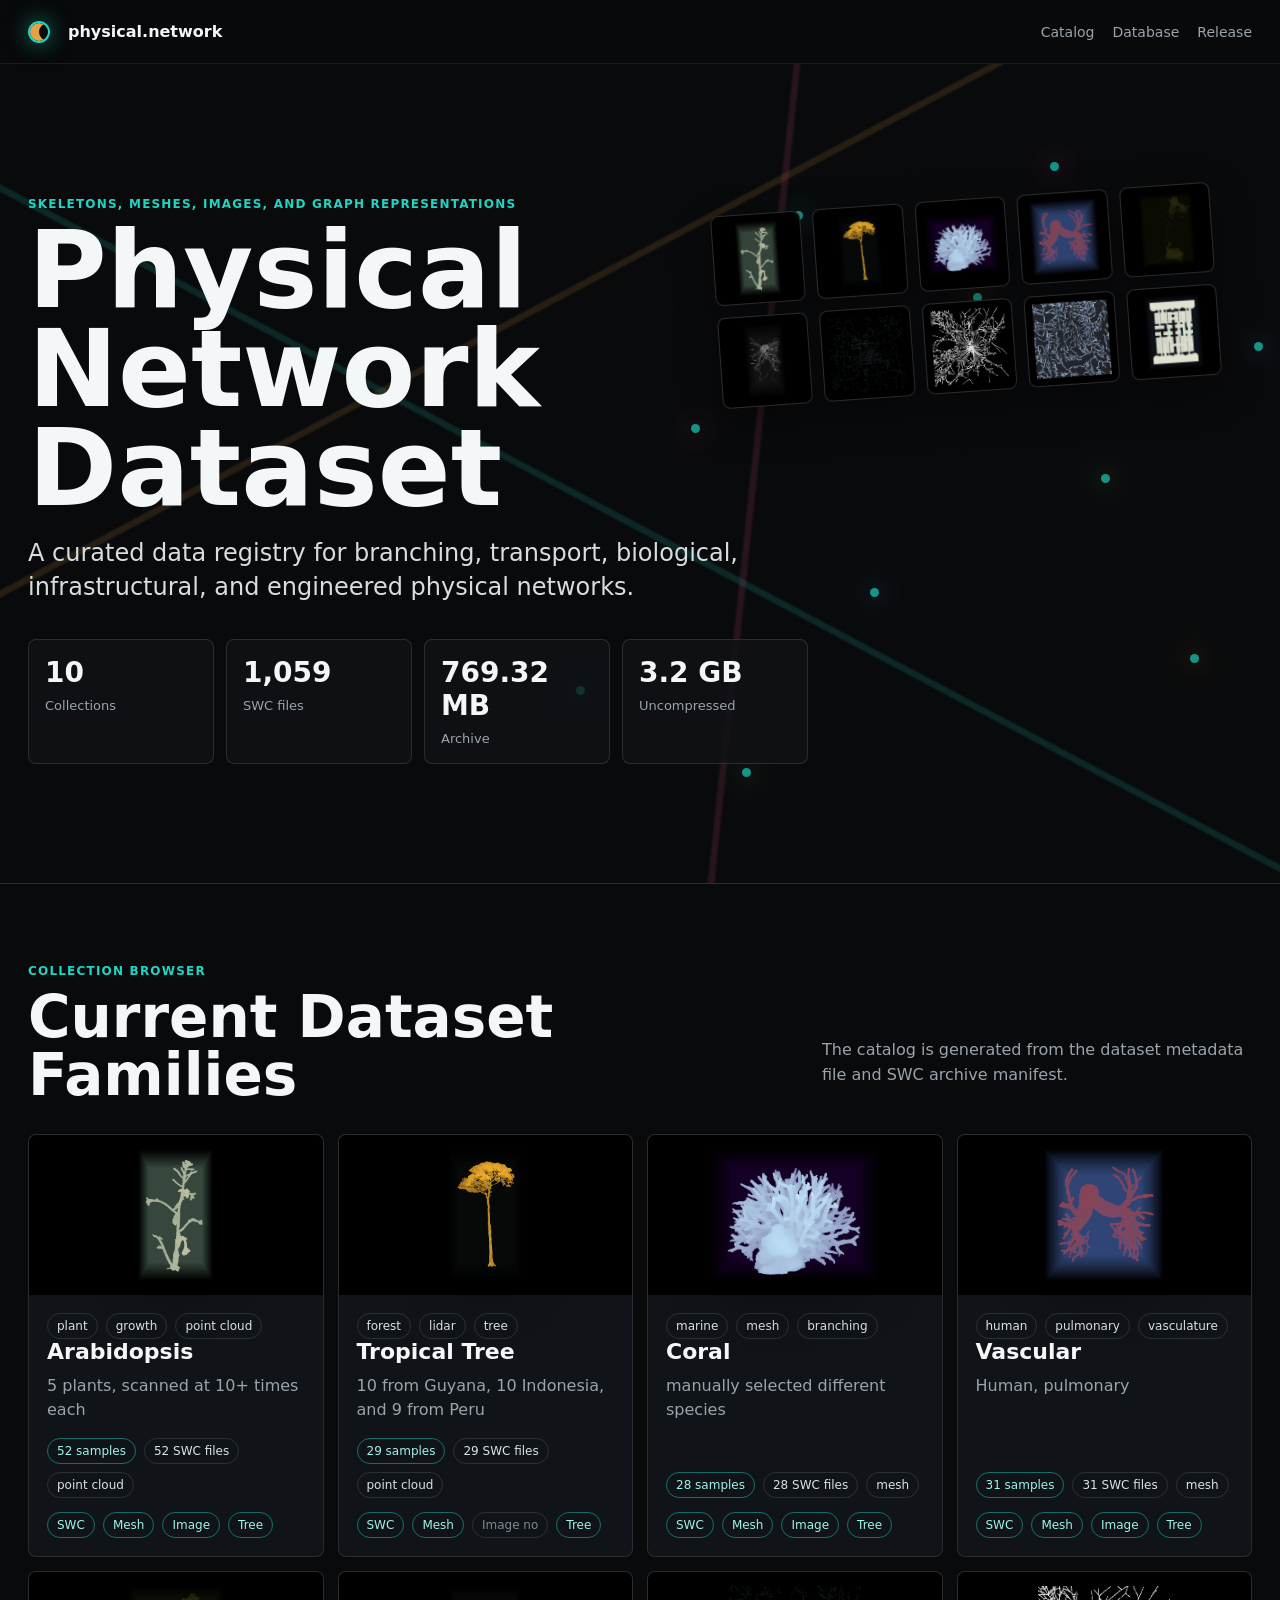
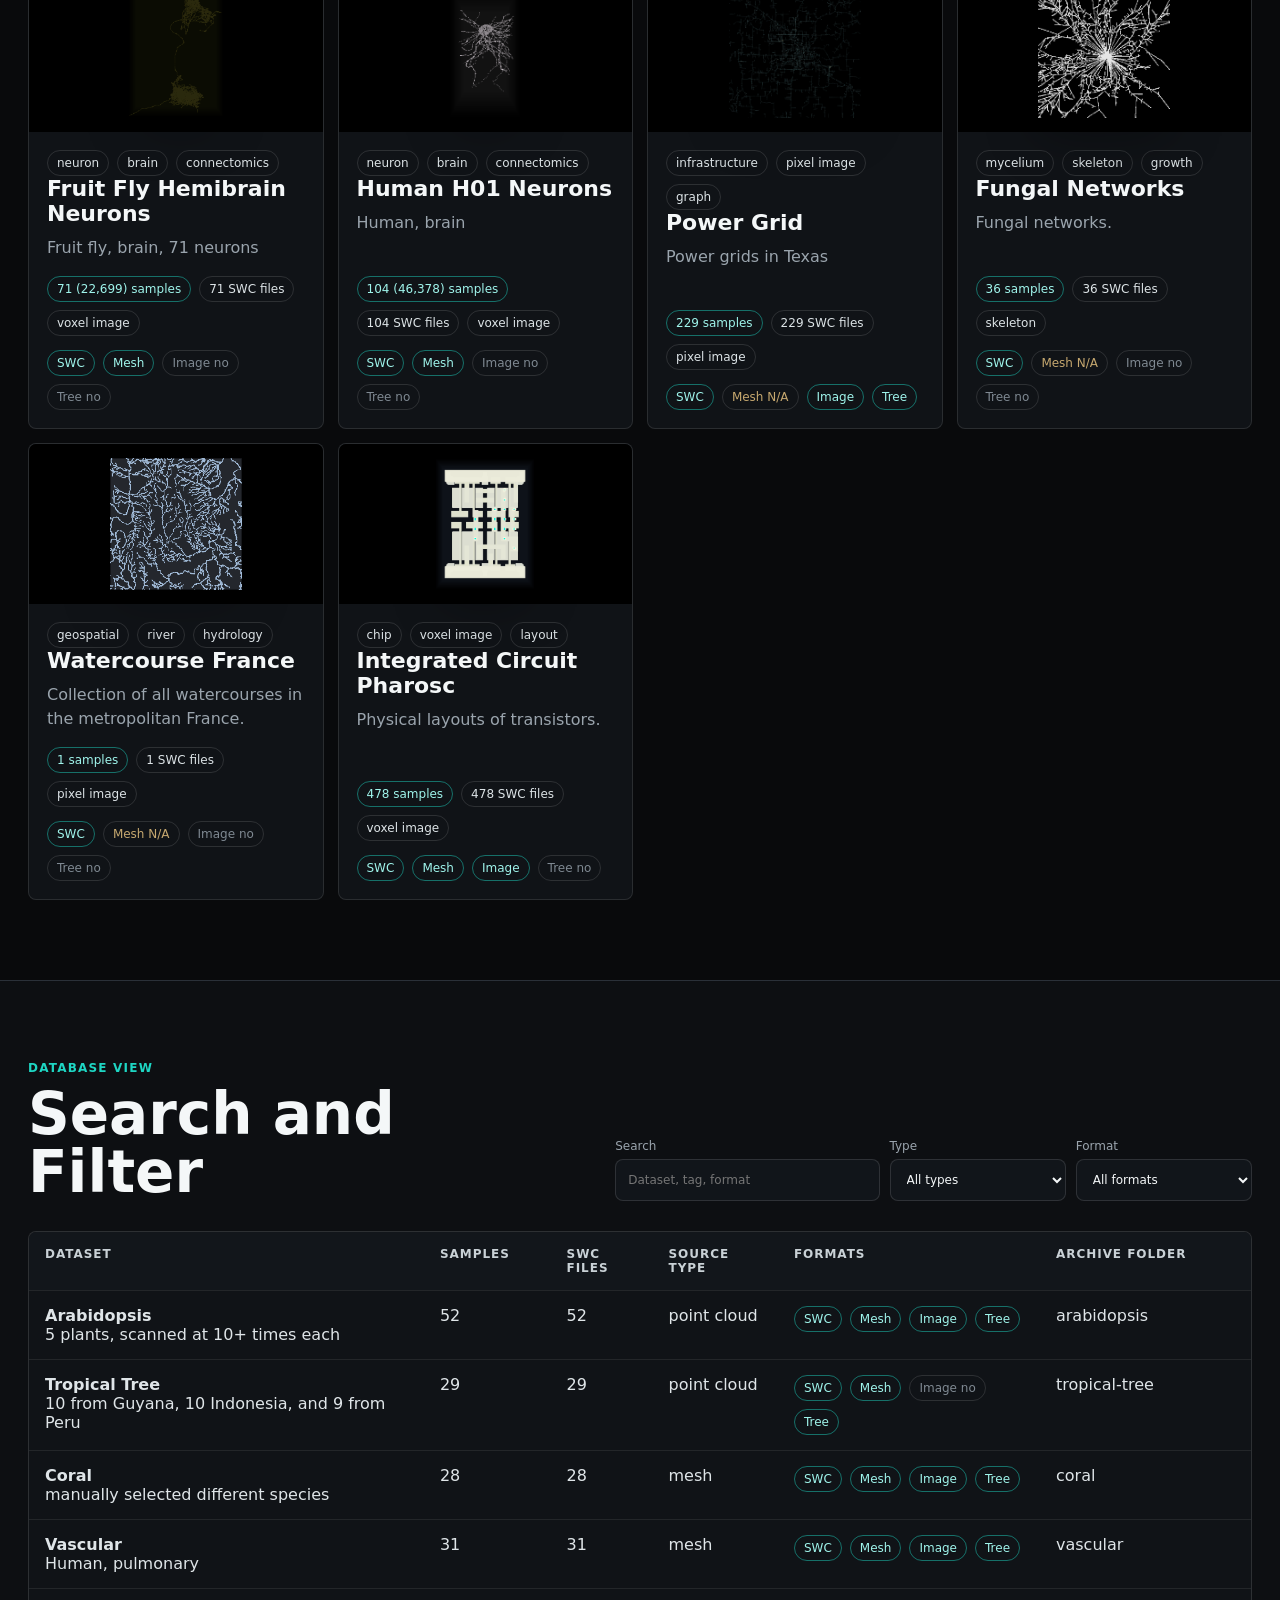
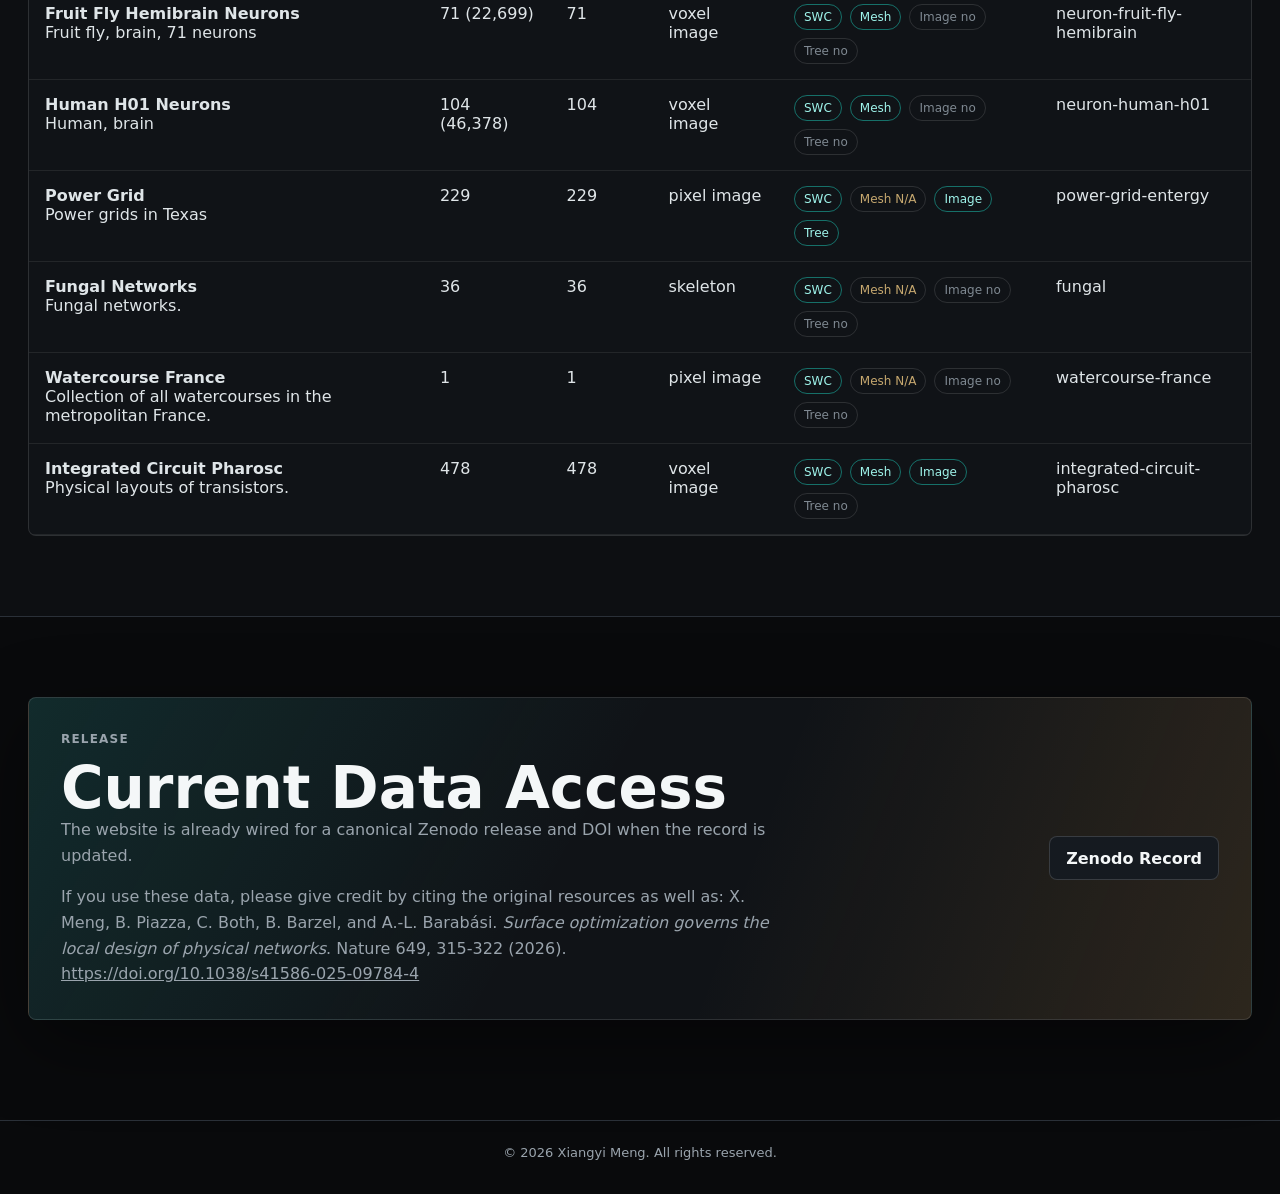
<file: index.html>
<!doctype html>
<html lang="en">
  <head>
    <meta charset="utf-8">
    <meta name="viewport" content="width=device-width, initial-scale=1">
    <meta name="description" content="Physical Network Dataset: skeletons, meshes, images, and graph representations for physical networks.">
    <title>Physical Network Dataset</title>
    <link rel="stylesheet" href="src/styles.css">
  </head>
  <body>
    <header class="site-header">
      <a class="brand" href="#top" aria-label="physical.network home">
        <span class="brand-mark"></span>
        <span>physical.network</span>
      </a>
      <nav aria-label="Primary navigation">
        <a href="#catalog">Catalog</a>
        <a href="#database">Database</a>
        <a href="#release">Release</a>
      </nav>
    </header>

    <main id="top">
      <section class="hero" aria-labelledby="page-title">
        <div class="hero-visual" aria-hidden="true">
          <div class="network-field">
            <span></span><span></span><span></span><span></span><span></span>
            <span></span><span></span><span></span><span></span><span></span>
          </div>
        </div>
        <div id="hero-thumbs" class="hero-thumbs" aria-hidden="true"></div>
        <div class="hero-copy">
          <p class="eyebrow">Skeletons, meshes, images, and graph representations</p>
          <h1 id="page-title">Physical Network Dataset</h1>
          <p class="hero-lede">
            A curated data registry for branching, transport, biological, infrastructural,
            and engineered physical networks.
          </p>
          <div id="hero-stats" class="stats-grid" aria-label="Dataset summary"></div>
        </div>
      </section>

      <section id="catalog" class="section catalog-section" aria-labelledby="catalog-title">
        <div class="section-heading">
          <div>
            <p class="eyebrow">Collection browser</p>
            <h2 id="catalog-title">Current Dataset Families</h2>
          </div>
          <p>The catalog is generated from the dataset metadata file and SWC archive manifest.</p>
        </div>
        <div id="dataset-grid" class="dataset-grid"></div>
      </section>

      <section id="database" class="section database-section" aria-labelledby="database-title">
        <div class="section-heading">
          <div>
            <p class="eyebrow">Database view</p>
            <h2 id="database-title">Search and Filter</h2>
          </div>
          <div class="controls" role="search">
            <label>
              <span>Search</span>
              <input id="search" type="search" placeholder="Dataset, tag, format">
            </label>
            <label>
              <span>Type</span>
              <select id="type-filter">
                <option value="all">All types</option>
              </select>
            </label>
            <label>
              <span>Format</span>
              <select id="format-filter">
                <option value="all">All formats</option>
                <option value="skeletonSwc">SWC skeleton</option>
                <option value="mesh">Mesh</option>
                <option value="pixelVoxelImage">Pixel/voxel image</option>
                <option value="treeGraph">Tree graph</option>
              </select>
            </label>
          </div>
        </div>

        <div class="table-wrap">
          <table>
            <thead>
              <tr>
                <th>Dataset</th>
                <th>Samples</th>
                <th>SWC files</th>
                <th>Source type</th>
                <th>Formats</th>
                <th>Archive folder</th>
              </tr>
            </thead>
            <tbody id="dataset-table"></tbody>
          </table>
        </div>
      </section>

      <section id="release" class="section release-section" aria-labelledby="release-title">
        <div class="release-panel">
          <div>
            <p class="eyebrow">Release</p>
            <h2 id="release-title">Current Data Access</h2>
            <p>
              The website is already wired for a canonical Zenodo release and DOI when the
              record is updated.
            </p>
            <p class="credit-request">
              If you use these data, please give credit by citing the original resources
              as well as: X. Meng, B. Piazza, C. Both, B. Barzel, and A.-L. Barabási.
              <em>Surface optimization governs the local design of physical networks</em>.
              Nature 649, 315-322 (2026).
              <a href="https://doi.org/10.1038/s41586-025-09784-4" rel="noreferrer">https://doi.org/10.1038/s41586-025-09784-4</a>
            </p>
          </div>
          <div class="release-actions">
            <a class="button" href="https://zenodo.org/records/17154400" rel="noreferrer">Zenodo Record</a>
          </div>
        </div>
      </section>
    </main>

    <footer class="site-footer">
      <p>&copy; 2026 Xiangyi Meng. All rights reserved.</p>
    </footer>

    <dialog id="dataset-dialog" class="dataset-dialog">
      <button class="close-button" type="button" aria-label="Close detail panel">x</button>
      <div id="dialog-content"></div>
    </dialog>

    <script src="src/app.js"></script>
  </body>
</html>
</file>
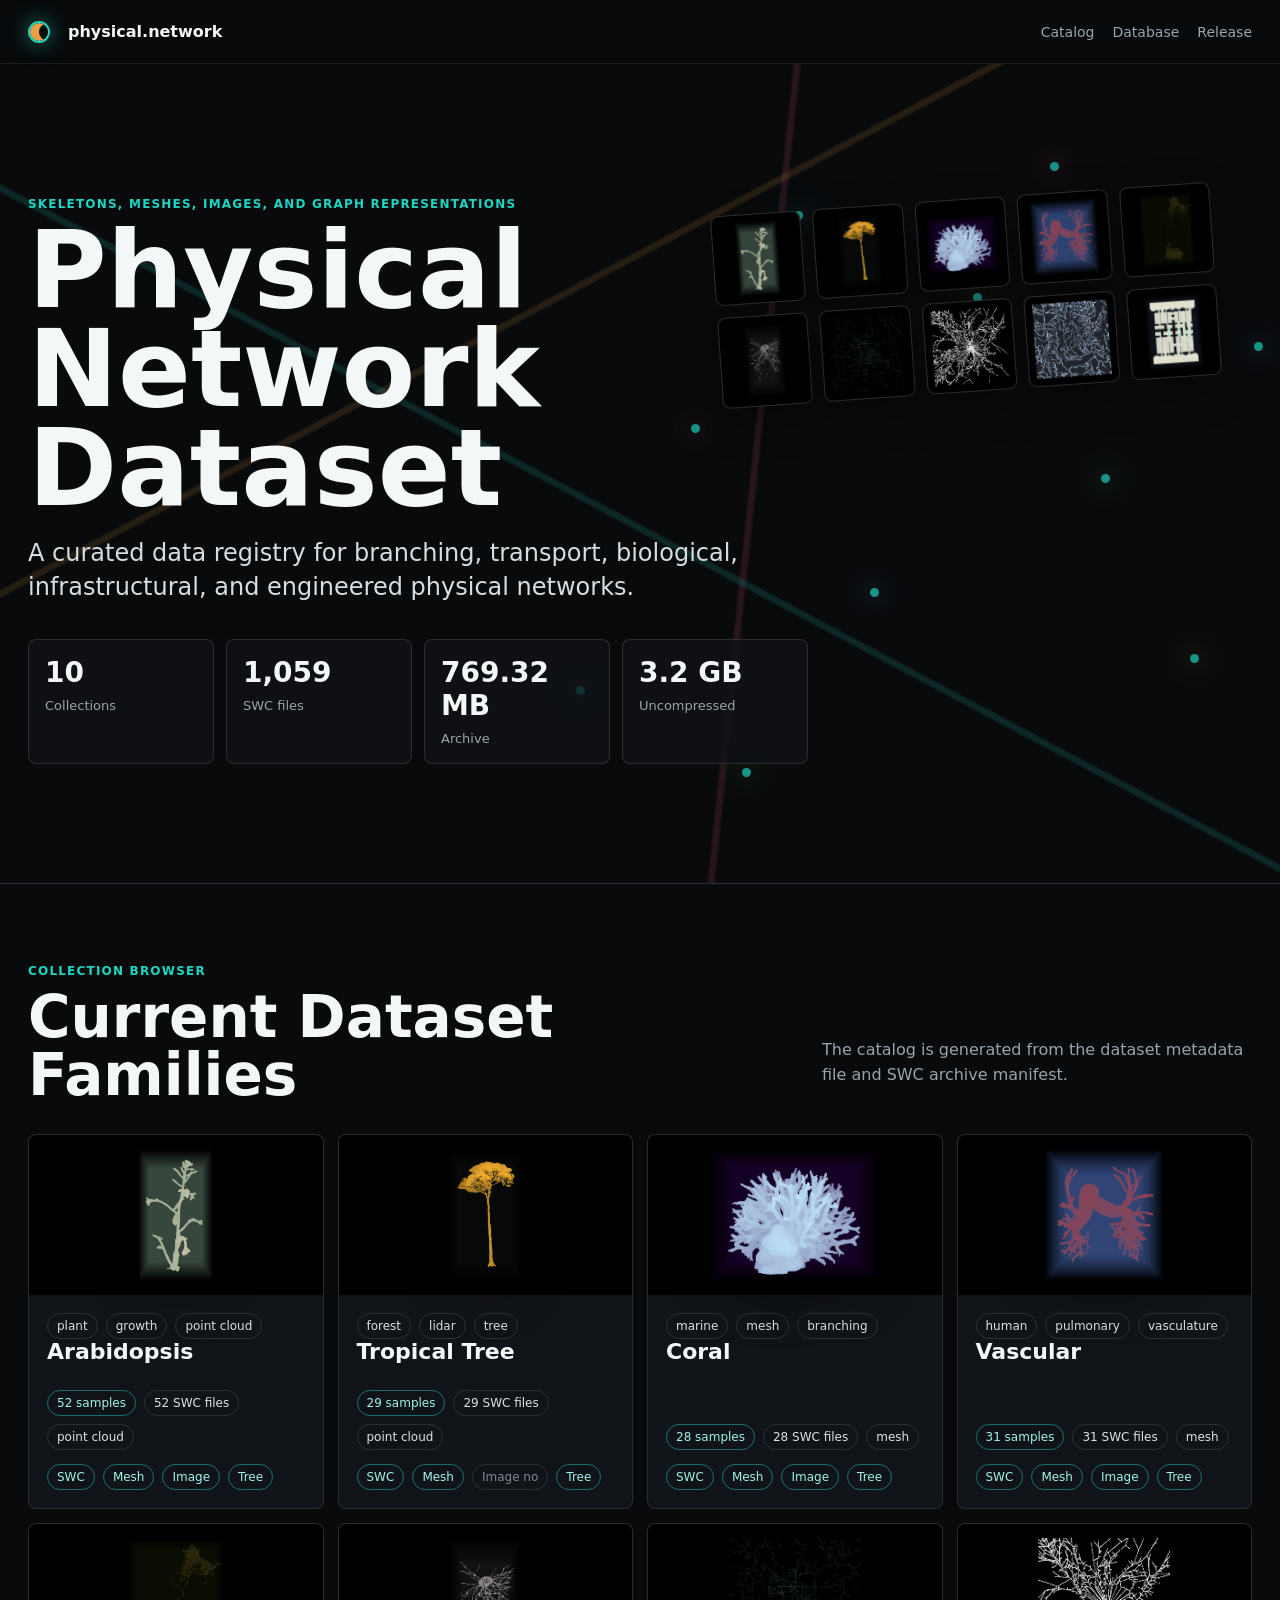
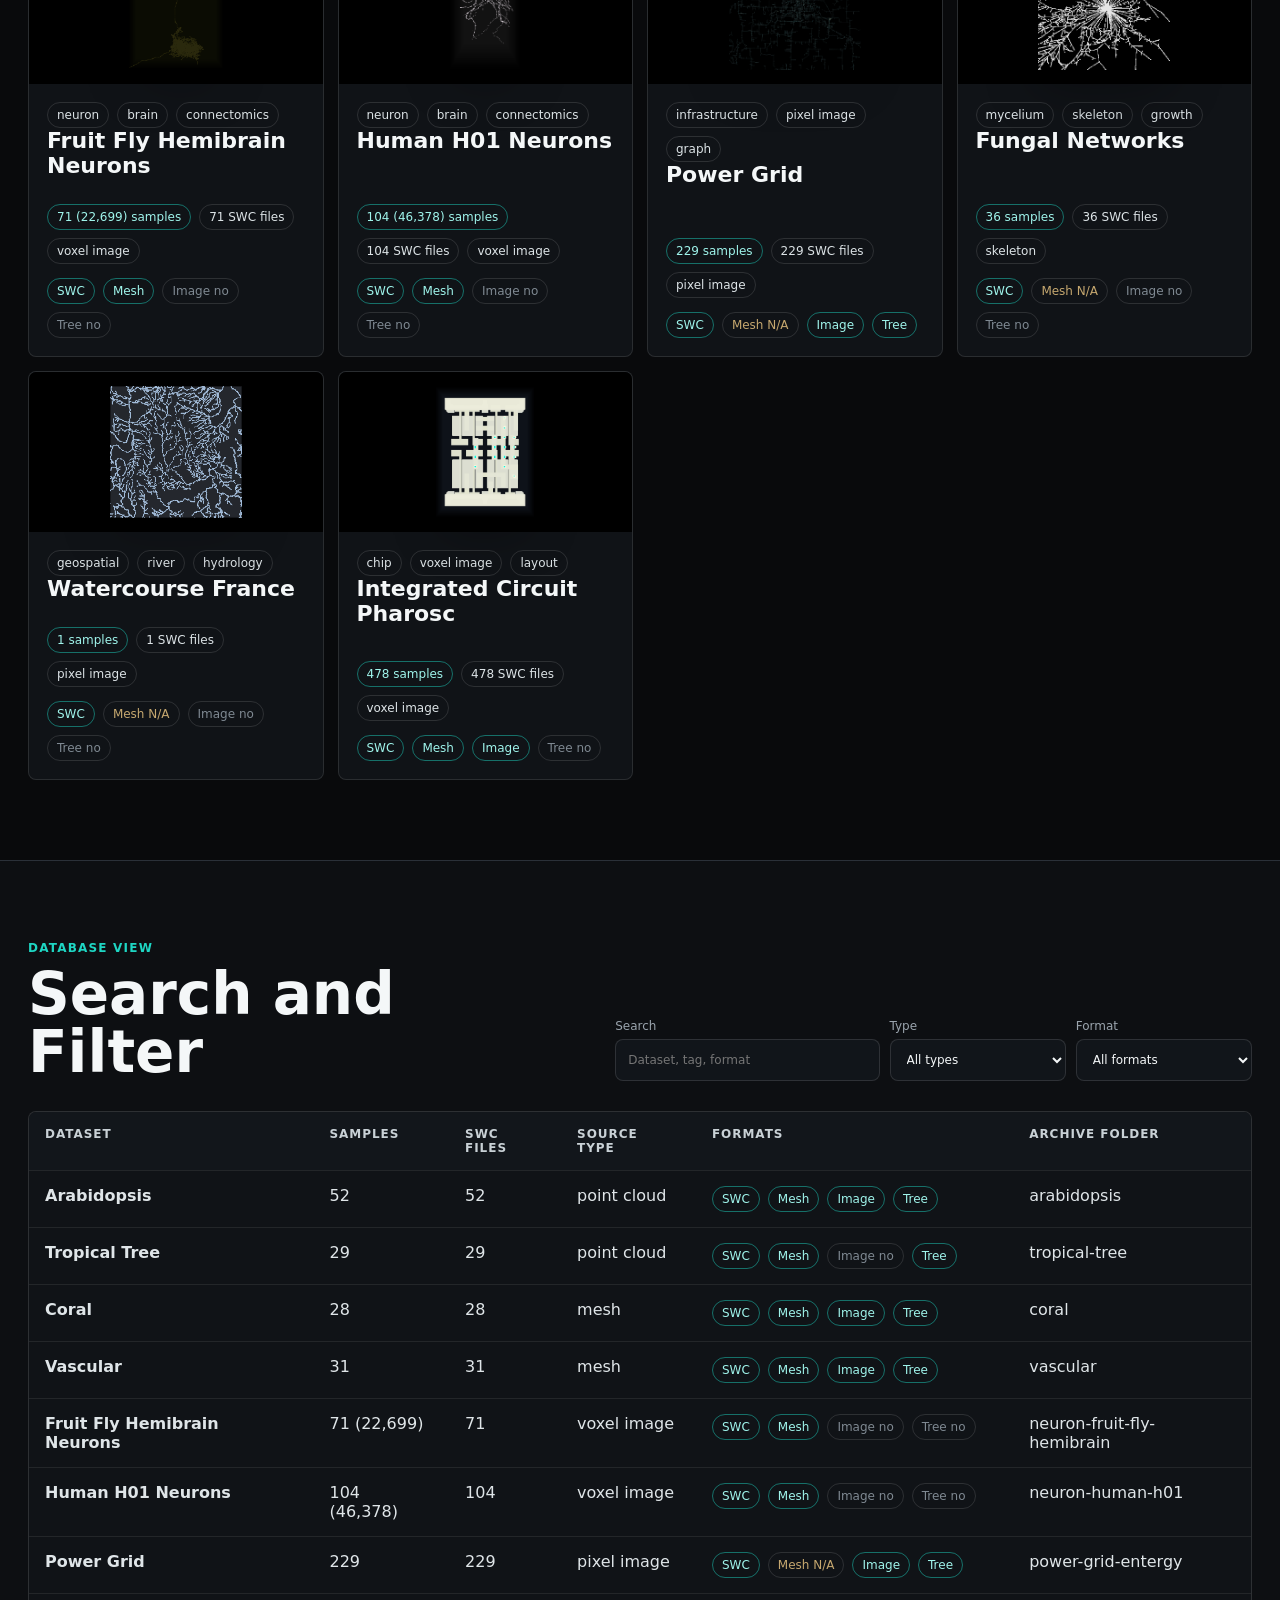
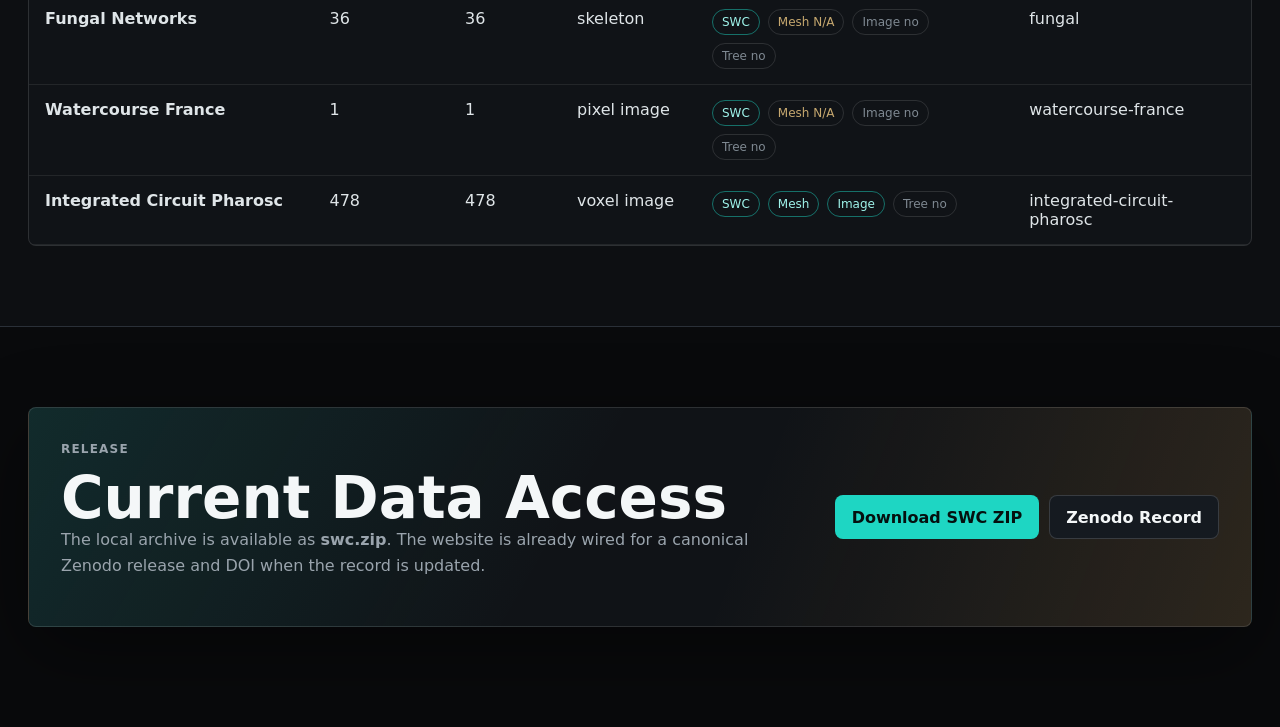
<file: site/index.html>
<!doctype html>
<html lang="en">
  <head>
    <meta charset="utf-8">
    <meta name="viewport" content="width=device-width, initial-scale=1">
    <meta name="description" content="Physical Network Dataset: skeletons, meshes, images, and graph representations for physical networks.">
    <title>Physical Network Dataset</title>
    <link rel="stylesheet" href="src/styles.css">
  </head>
  <body>
    <header class="site-header">
      <a class="brand" href="#top" aria-label="physical.network home">
        <span class="brand-mark"></span>
        <span>physical.network</span>
      </a>
      <nav aria-label="Primary navigation">
        <a href="#catalog">Catalog</a>
        <a href="#database">Database</a>
        <a href="#release">Release</a>
      </nav>
    </header>

    <main id="top">
      <section class="hero" aria-labelledby="page-title">
        <div class="hero-visual" aria-hidden="true">
          <div class="network-field">
            <span></span><span></span><span></span><span></span><span></span>
            <span></span><span></span><span></span><span></span><span></span>
          </div>
        </div>
        <div id="hero-thumbs" class="hero-thumbs" aria-hidden="true"></div>
        <div class="hero-copy">
          <p class="eyebrow">Skeletons, meshes, images, and graph representations</p>
          <h1 id="page-title">Physical Network Dataset</h1>
          <p class="hero-lede">
            A curated data registry for branching, transport, biological, infrastructural,
            and engineered physical networks.
          </p>
          <div id="hero-stats" class="stats-grid" aria-label="Dataset summary"></div>
        </div>
      </section>

      <section id="catalog" class="section catalog-section" aria-labelledby="catalog-title">
        <div class="section-heading">
          <div>
            <p class="eyebrow">Collection browser</p>
            <h2 id="catalog-title">Current Dataset Families</h2>
          </div>
          <p>The catalog is generated from the dataset metadata file and SWC archive manifest.</p>
        </div>
        <div id="dataset-grid" class="dataset-grid"></div>
      </section>

      <section id="database" class="section database-section" aria-labelledby="database-title">
        <div class="section-heading">
          <div>
            <p class="eyebrow">Database view</p>
            <h2 id="database-title">Search and Filter</h2>
          </div>
          <div class="controls" role="search">
            <label>
              <span>Search</span>
              <input id="search" type="search" placeholder="Dataset, tag, format">
            </label>
            <label>
              <span>Type</span>
              <select id="type-filter">
                <option value="all">All types</option>
              </select>
            </label>
            <label>
              <span>Format</span>
              <select id="format-filter">
                <option value="all">All formats</option>
                <option value="skeletonSwc">SWC skeleton</option>
                <option value="mesh">Mesh</option>
                <option value="pixelVoxelImage">Pixel/voxel image</option>
                <option value="treeGraph">Tree graph</option>
              </select>
            </label>
          </div>
        </div>

        <div class="table-wrap">
          <table>
            <thead>
              <tr>
                <th>Dataset</th>
                <th>Samples</th>
                <th>SWC files</th>
                <th>Source type</th>
                <th>Formats</th>
                <th>Archive folder</th>
              </tr>
            </thead>
            <tbody id="dataset-table"></tbody>
          </table>
        </div>
      </section>

      <section id="release" class="section release-section" aria-labelledby="release-title">
        <div class="release-panel">
          <div>
            <p class="eyebrow">Release</p>
            <h2 id="release-title">Current Data Access</h2>
            <p>
              The local archive is available as <strong>swc.zip</strong>. The website is
              already wired for a canonical Zenodo release and DOI when the record is updated.
            </p>
          </div>
          <div class="release-actions">
            <a class="button primary" href="../swc.zip">Download SWC ZIP</a>
            <a class="button" href="https://zenodo.org/records/17154400" rel="noreferrer">Zenodo Record</a>
          </div>
        </div>
      </section>
    </main>

    <dialog id="dataset-dialog" class="dataset-dialog">
      <button class="close-button" type="button" aria-label="Close detail panel">x</button>
      <div id="dialog-content"></div>
    </dialog>

    <script src="src/app.js"></script>
  </body>
</html>
</file>
<file: src/styles.css>
:root {
  color-scheme: dark;
  --bg: #090a0c;
  --surface: #101317;
  --surface-2: #171b20;
  --line: #2a3038;
  --muted: #9aa4ad;
  --text: #f4f7f8;
  --teal: #1ed6c3;
  --orange: #ffb14a;
  --pink: #ff5d8f;
  --green: #87dc73;
  --blue: #68a9ff;
  --shadow: 0 24px 80px rgba(0, 0, 0, 0.45);
}

* {
  box-sizing: border-box;
}

html {
  scroll-behavior: smooth;
}

body {
  margin: 0;
  background: var(--bg);
  color: var(--text);
  font-family: Inter, ui-sans-serif, system-ui, -apple-system, BlinkMacSystemFont, "Segoe UI", sans-serif;
}

a {
  color: inherit;
}

.site-header {
  position: sticky;
  top: 0;
  z-index: 20;
  display: flex;
  align-items: center;
  justify-content: space-between;
  min-height: 64px;
  padding: 0 28px;
  border-bottom: 1px solid rgba(255, 255, 255, 0.08);
  background: rgba(9, 10, 12, 0.82);
  backdrop-filter: blur(18px);
}

.brand,
nav {
  display: flex;
  align-items: center;
  gap: 18px;
}

.brand {
  text-decoration: none;
  font-weight: 700;
  letter-spacing: 0;
}

.brand-mark {
  width: 22px;
  height: 22px;
  border: 2px solid var(--teal);
  border-radius: 50%;
  box-shadow: inset 9px 0 0 rgba(255, 177, 74, 0.9), 0 0 22px rgba(30, 214, 195, 0.55);
}

nav a {
  color: var(--muted);
  font-size: 14px;
  text-decoration: none;
}

nav a:hover,
nav a:focus-visible {
  color: var(--text);
}

.hero {
  position: relative;
  min-height: min(820px, calc(100vh - 64px));
  display: grid;
  align-items: center;
  padding: 70px 28px 56px;
  overflow: hidden;
  border-bottom: 1px solid var(--line);
}

.hero::after {
  content: "";
  position: absolute;
  inset: 0;
  z-index: 1;
  background:
    linear-gradient(90deg, rgba(9, 10, 12, 0.95) 0%, rgba(9, 10, 12, 0.72) 45%, rgba(9, 10, 12, 0.34) 100%),
    linear-gradient(0deg, var(--bg) 0%, rgba(9, 10, 12, 0.2) 42%, rgba(9, 10, 12, 0.88) 100%);
  pointer-events: none;
}

.hero-copy {
  position: relative;
  z-index: 3;
  width: min(980px, 100%);
}

.eyebrow {
  margin: 0 0 10px;
  color: var(--teal);
  font-size: 12px;
  font-weight: 800;
  letter-spacing: 0.1em;
  text-transform: uppercase;
}

h1,
h2,
h3,
p {
  margin-top: 0;
}

h1 {
  max-width: 900px;
  margin-bottom: 18px;
  font-size: clamp(54px, 8.4vw, 112px);
  line-height: 0.92;
  letter-spacing: 0;
}

h2 {
  margin-bottom: 0;
  font-size: clamp(30px, 5vw, 58px);
  line-height: 1;
  letter-spacing: 0;
}

h3 {
  margin-bottom: 10px;
  font-size: 22px;
  letter-spacing: 0;
}

.hero-lede {
  max-width: 720px;
  color: #d7dde0;
  font-size: clamp(18px, 2vw, 24px);
  line-height: 1.45;
}

.hero-visual {
  position: absolute;
  inset: 0;
  z-index: 2;
}

.network-field {
  position: absolute;
  inset: 0;
  opacity: 0.68;
  background:
    linear-gradient(28deg, transparent 0 46%, rgba(30, 214, 195, 0.22) 46.2% 46.5%, transparent 46.7%),
    linear-gradient(152deg, transparent 0 35%, rgba(255, 177, 74, 0.18) 35.2% 35.5%, transparent 35.7%),
    linear-gradient(96deg, transparent 0 58%, rgba(255, 93, 143, 0.18) 58.2% 58.5%, transparent 58.7%);
}

.network-field span {
  position: absolute;
  width: 9px;
  height: 9px;
  border-radius: 50%;
  background: var(--teal);
  box-shadow: 0 0 28px currentColor;
}

.network-field span:nth-child(1) { left: 62%; top: 18%; color: var(--teal); }
.network-field span:nth-child(2) { left: 76%; top: 28%; color: var(--orange); }
.network-field span:nth-child(3) { left: 54%; top: 44%; color: var(--pink); }
.network-field span:nth-child(4) { left: 86%; top: 50%; color: var(--green); }
.network-field span:nth-child(5) { left: 68%; top: 64%; color: var(--blue); }
.network-field span:nth-child(6) { left: 93%; top: 72%; color: var(--orange); }
.network-field span:nth-child(7) { left: 45%; top: 76%; color: var(--teal); }
.network-field span:nth-child(8) { left: 82%; top: 12%; color: var(--pink); }
.network-field span:nth-child(9) { left: 58%; top: 86%; color: var(--green); }
.network-field span:nth-child(10) { left: 98%; top: 34%; color: var(--blue); }

.hero-thumbs {
  position: absolute;
  z-index: 2;
  right: 5vw;
  top: 15vh;
  width: min(500px, 40vw);
  display: grid;
  grid-template-columns: repeat(5, minmax(54px, 1fr));
  gap: 12px;
  transform: rotate(-4deg);
  opacity: 0.96;
}

.hero-thumbs img {
  width: 100%;
  aspect-ratio: 1;
  object-fit: contain;
  padding: 7px;
  border: 1px solid rgba(255, 255, 255, 0.18);
  border-radius: 8px;
  background: #000;
  filter: drop-shadow(0 14px 22px rgba(0, 0, 0, 0.35));
}

.stats-grid {
  display: grid;
  grid-template-columns: repeat(4, minmax(120px, 1fr));
  gap: 12px;
  width: min(780px, 100%);
  margin-top: 34px;
}

.stat {
  min-height: 96px;
  padding: 16px;
  border: 1px solid rgba(255, 255, 255, 0.12);
  border-radius: 8px;
  background: rgba(16, 19, 23, 0.76);
}

.stat strong {
  display: block;
  margin-bottom: 6px;
  font-size: 28px;
}

.stat span {
  color: var(--muted);
  font-size: 13px;
}

.section {
  padding: 80px 28px;
}

.section-heading {
  display: flex;
  align-items: end;
  justify-content: space-between;
  gap: 28px;
  width: min(1280px, 100%);
  margin: 0 auto 30px;
}

.section-heading > p {
  max-width: 430px;
  color: var(--muted);
  line-height: 1.6;
}

.dataset-grid {
  width: min(1280px, 100%);
  margin: 0 auto;
  display: grid;
  grid-template-columns: repeat(auto-fit, minmax(260px, 1fr));
  gap: 14px;
}

.dataset-card {
  position: relative;
  min-height: 360px;
  display: grid;
  grid-template-rows: 160px 1fr;
  overflow: hidden;
  border: 1px solid rgba(255, 255, 255, 0.11);
  border-radius: 8px;
  background: var(--surface);
  box-shadow: none;
  cursor: pointer;
}

.dataset-card:hover {
  border-color: rgba(30, 214, 195, 0.6);
  transform: translateY(-2px);
  transition: 160ms ease;
}

.card-media {
  display: grid;
  place-items: center;
  background: #000;
}

.card-media img {
  max-width: 80%;
  max-height: 132px;
  object-fit: contain;
  filter: drop-shadow(0 18px 26px rgba(0, 0, 0, 0.44));
}

.card-body {
  display: flex;
  flex-direction: column;
  padding: 18px;
}

.card-body p {
  color: var(--muted);
  line-height: 1.5;
}

.card-meta,
.format-list,
.tags {
  display: flex;
  flex-wrap: wrap;
  gap: 8px;
}

.card-meta {
  margin: auto 0 14px;
}

.pill {
  display: inline-flex;
  align-items: center;
  min-height: 26px;
  padding: 4px 9px;
  border: 1px solid rgba(255, 255, 255, 0.12);
  border-radius: 999px;
  color: #dce3e6;
  font-size: 12px;
  white-space: nowrap;
}

.pill.yes { border-color: rgba(30, 214, 195, 0.48); color: #9ff4eb; }
.pill.no { color: #7f8992; }
.pill.na { color: #c6a86f; }

.database-section {
  background: #0d0f12;
  border-top: 1px solid var(--line);
  border-bottom: 1px solid var(--line);
}

.controls {
  display: grid;
  grid-template-columns: minmax(220px, 1.5fr) minmax(140px, 1fr) minmax(160px, 1fr);
  gap: 10px;
  width: min(640px, 100%);
}

label {
  display: grid;
  gap: 6px;
  color: var(--muted);
  font-size: 12px;
}

input,
select {
  width: 100%;
  min-height: 42px;
  border: 1px solid rgba(255, 255, 255, 0.12);
  border-radius: 8px;
  background: #11151a;
  color: var(--text);
  font: inherit;
  padding: 0 12px;
}

input:focus,
select:focus,
button:focus-visible,
a:focus-visible {
  outline: 2px solid var(--teal);
  outline-offset: 2px;
}

.table-wrap {
  width: min(1280px, 100%);
  margin: 0 auto;
  overflow: auto;
  border: 1px solid rgba(255, 255, 255, 0.12);
  border-radius: 8px;
  background: var(--surface);
}

table {
  width: 100%;
  border-collapse: collapse;
  min-width: 860px;
}

th,
td {
  padding: 15px 16px;
  border-bottom: 1px solid rgba(255, 255, 255, 0.08);
  text-align: left;
  vertical-align: top;
}

th {
  position: sticky;
  top: 0;
  z-index: 1;
  background: #12161b;
  color: #c9d1d6;
  font-size: 12px;
  text-transform: uppercase;
  letter-spacing: 0.08em;
}

td {
  color: #dfe5e8;
}

tbody tr {
  cursor: pointer;
}

tbody tr:hover {
  background: rgba(30, 214, 195, 0.06);
}

.release-section {
  padding-bottom: 100px;
}

.release-panel {
  width: min(1280px, 100%);
  margin: 0 auto;
  display: flex;
  align-items: center;
  justify-content: space-between;
  gap: 28px;
  padding: 32px;
  border: 1px solid rgba(255, 255, 255, 0.12);
  border-radius: 8px;
  background:
    linear-gradient(120deg, rgba(30, 214, 195, 0.12), transparent 45%),
    linear-gradient(290deg, rgba(255, 177, 74, 0.12), transparent 42%),
    var(--surface);
  box-shadow: var(--shadow);
}

.release-panel p {
  max-width: 720px;
  color: var(--muted);
  line-height: 1.6;
}

.credit-request {
  margin-bottom: 0;
  color: #d7dde0;
}

.release-actions {
  display: flex;
  flex-wrap: wrap;
  gap: 10px;
}

.button,
button {
  min-height: 44px;
  display: inline-flex;
  align-items: center;
  justify-content: center;
  padding: 0 16px;
  border: 1px solid rgba(255, 255, 255, 0.15);
  border-radius: 8px;
  background: #151a20;
  color: var(--text);
  font: inherit;
  font-weight: 700;
  text-decoration: none;
  cursor: pointer;
}

.button.primary {
  border-color: rgba(30, 214, 195, 0.7);
  background: var(--teal);
  color: #05100f;
}

.site-footer {
  padding: 24px 28px 34px;
  border-top: 1px solid var(--line);
  color: var(--muted);
  font-size: 13px;
  text-align: center;
}

.site-footer p {
  margin: 0;
}

.dataset-dialog {
  width: min(860px, calc(100% - 28px));
  max-height: min(760px, calc(100vh - 28px));
  padding: 0;
  overflow: auto;
  border: 1px solid rgba(255, 255, 255, 0.18);
  border-radius: 8px;
  background: #0e1115;
  color: var(--text);
  box-shadow: var(--shadow);
}

.dataset-dialog::backdrop {
  background: rgba(0, 0, 0, 0.72);
  backdrop-filter: blur(4px);
}

.close-button {
  position: sticky;
  top: 14px;
  float: right;
  z-index: 2;
  width: 40px;
  min-height: 40px;
  margin: 14px;
  padding: 0;
}

.dialog-hero {
  display: grid;
  grid-template-columns: 240px 1fr;
  gap: 26px;
  padding: 34px;
  border-bottom: 1px solid rgba(255, 255, 255, 0.1);
}

.dialog-hero img {
  width: 100%;
  max-height: 230px;
  object-fit: contain;
  padding: 18px;
  border-radius: 8px;
  background: #151a20;
}

.dialog-body {
  display: grid;
  gap: 24px;
  padding: 28px 34px 34px;
}

.detail-grid {
  display: grid;
  grid-template-columns: repeat(3, 1fr);
  gap: 10px;
}

.detail-item,
.file-list {
  padding: 14px;
  border: 1px solid rgba(255, 255, 255, 0.1);
  border-radius: 8px;
  background: rgba(255, 255, 255, 0.035);
}

.detail-item span {
  display: block;
  margin-bottom: 5px;
  color: var(--muted);
  font-size: 12px;
}

.file-list {
  display: grid;
  gap: 8px;
  color: #cbd3d7;
  font-family: ui-monospace, SFMono-Regular, Menlo, Consolas, monospace;
  font-size: 12px;
  overflow-wrap: anywhere;
}

.empty {
  padding: 28px;
  color: var(--muted);
  text-align: center;
}

@media (max-width: 820px) {
  .site-header {
    align-items: flex-start;
    flex-direction: column;
    padding: 14px 18px;
    gap: 10px;
  }

  nav {
    width: 100%;
    justify-content: space-between;
  }

  .hero {
    min-height: 720px;
    padding: 72px 18px 28px;
  }

  .hero-thumbs {
    right: -4vw;
    top: auto;
    bottom: 24px;
    width: 92vw;
    opacity: 0.38;
  }

  .stats-grid,
  .controls,
  .detail-grid {
    grid-template-columns: 1fr;
  }

  .section {
    padding: 58px 18px;
  }

  .section-heading,
  .release-panel,
  .dialog-hero {
    align-items: stretch;
    flex-direction: column;
    display: flex;
  }

  .dialog-hero {
    padding: 24px;
  }

  .dialog-body {
    padding: 22px 24px 28px;
  }
}
</file>
<file: site/src/styles.css>
:root {
  color-scheme: dark;
  --bg: #090a0c;
  --surface: #101317;
  --surface-2: #171b20;
  --line: #2a3038;
  --muted: #9aa4ad;
  --text: #f4f7f8;
  --teal: #1ed6c3;
  --orange: #ffb14a;
  --pink: #ff5d8f;
  --green: #87dc73;
  --blue: #68a9ff;
  --shadow: 0 24px 80px rgba(0, 0, 0, 0.45);
}

* {
  box-sizing: border-box;
}

html {
  scroll-behavior: smooth;
}

body {
  margin: 0;
  background: var(--bg);
  color: var(--text);
  font-family: Inter, ui-sans-serif, system-ui, -apple-system, BlinkMacSystemFont, "Segoe UI", sans-serif;
}

a {
  color: inherit;
}

.site-header {
  position: sticky;
  top: 0;
  z-index: 20;
  display: flex;
  align-items: center;
  justify-content: space-between;
  min-height: 64px;
  padding: 0 28px;
  border-bottom: 1px solid rgba(255, 255, 255, 0.08);
  background: rgba(9, 10, 12, 0.82);
  backdrop-filter: blur(18px);
}

.brand,
nav {
  display: flex;
  align-items: center;
  gap: 18px;
}

.brand {
  text-decoration: none;
  font-weight: 700;
  letter-spacing: 0;
}

.brand-mark {
  width: 22px;
  height: 22px;
  border: 2px solid var(--teal);
  border-radius: 50%;
  box-shadow: inset 9px 0 0 rgba(255, 177, 74, 0.9), 0 0 22px rgba(30, 214, 195, 0.55);
}

nav a {
  color: var(--muted);
  font-size: 14px;
  text-decoration: none;
}

nav a:hover,
nav a:focus-visible {
  color: var(--text);
}

.hero {
  position: relative;
  min-height: min(820px, calc(100vh - 64px));
  display: grid;
  align-items: center;
  padding: 70px 28px 56px;
  overflow: hidden;
  border-bottom: 1px solid var(--line);
}

.hero::after {
  content: "";
  position: absolute;
  inset: 0;
  z-index: 1;
  background:
    linear-gradient(90deg, rgba(9, 10, 12, 0.95) 0%, rgba(9, 10, 12, 0.72) 45%, rgba(9, 10, 12, 0.34) 100%),
    linear-gradient(0deg, var(--bg) 0%, rgba(9, 10, 12, 0.2) 42%, rgba(9, 10, 12, 0.88) 100%);
  pointer-events: none;
}

.hero-copy {
  position: relative;
  z-index: 3;
  width: min(980px, 100%);
}

.eyebrow {
  margin: 0 0 10px;
  color: var(--teal);
  font-size: 12px;
  font-weight: 800;
  letter-spacing: 0.1em;
  text-transform: uppercase;
}

h1,
h2,
h3,
p {
  margin-top: 0;
}

h1 {
  max-width: 900px;
  margin-bottom: 18px;
  font-size: clamp(54px, 8.4vw, 112px);
  line-height: 0.92;
  letter-spacing: 0;
}

h2 {
  margin-bottom: 0;
  font-size: clamp(30px, 5vw, 58px);
  line-height: 1;
  letter-spacing: 0;
}

h3 {
  margin-bottom: 10px;
  font-size: 22px;
  letter-spacing: 0;
}

.hero-lede {
  max-width: 720px;
  color: #d7dde0;
  font-size: clamp(18px, 2vw, 24px);
  line-height: 1.45;
}

.hero-visual {
  position: absolute;
  inset: 0;
  z-index: 2;
}

.network-field {
  position: absolute;
  inset: 0;
  opacity: 0.68;
  background:
    linear-gradient(28deg, transparent 0 46%, rgba(30, 214, 195, 0.22) 46.2% 46.5%, transparent 46.7%),
    linear-gradient(152deg, transparent 0 35%, rgba(255, 177, 74, 0.18) 35.2% 35.5%, transparent 35.7%),
    linear-gradient(96deg, transparent 0 58%, rgba(255, 93, 143, 0.18) 58.2% 58.5%, transparent 58.7%);
}

.network-field span {
  position: absolute;
  width: 9px;
  height: 9px;
  border-radius: 50%;
  background: var(--teal);
  box-shadow: 0 0 28px currentColor;
}

.network-field span:nth-child(1) { left: 62%; top: 18%; color: var(--teal); }
.network-field span:nth-child(2) { left: 76%; top: 28%; color: var(--orange); }
.network-field span:nth-child(3) { left: 54%; top: 44%; color: var(--pink); }
.network-field span:nth-child(4) { left: 86%; top: 50%; color: var(--green); }
.network-field span:nth-child(5) { left: 68%; top: 64%; color: var(--blue); }
.network-field span:nth-child(6) { left: 93%; top: 72%; color: var(--orange); }
.network-field span:nth-child(7) { left: 45%; top: 76%; color: var(--teal); }
.network-field span:nth-child(8) { left: 82%; top: 12%; color: var(--pink); }
.network-field span:nth-child(9) { left: 58%; top: 86%; color: var(--green); }
.network-field span:nth-child(10) { left: 98%; top: 34%; color: var(--blue); }

.hero-thumbs {
  position: absolute;
  z-index: 2;
  right: 5vw;
  top: 15vh;
  width: min(500px, 40vw);
  display: grid;
  grid-template-columns: repeat(5, minmax(54px, 1fr));
  gap: 12px;
  transform: rotate(-4deg);
  opacity: 0.96;
}

.hero-thumbs img {
  width: 100%;
  aspect-ratio: 1;
  object-fit: contain;
  padding: 7px;
  border: 1px solid rgba(255, 255, 255, 0.18);
  border-radius: 8px;
  background: #000;
  filter: drop-shadow(0 14px 22px rgba(0, 0, 0, 0.35));
}

.stats-grid {
  display: grid;
  grid-template-columns: repeat(4, minmax(120px, 1fr));
  gap: 12px;
  width: min(780px, 100%);
  margin-top: 34px;
}

.stat {
  min-height: 96px;
  padding: 16px;
  border: 1px solid rgba(255, 255, 255, 0.12);
  border-radius: 8px;
  background: rgba(16, 19, 23, 0.76);
}

.stat strong {
  display: block;
  margin-bottom: 6px;
  font-size: 28px;
}

.stat span {
  color: var(--muted);
  font-size: 13px;
}

.section {
  padding: 80px 28px;
}

.section-heading {
  display: flex;
  align-items: end;
  justify-content: space-between;
  gap: 28px;
  width: min(1280px, 100%);
  margin: 0 auto 30px;
}

.section-heading > p {
  max-width: 430px;
  color: var(--muted);
  line-height: 1.6;
}

.dataset-grid {
  width: min(1280px, 100%);
  margin: 0 auto;
  display: grid;
  grid-template-columns: repeat(auto-fit, minmax(260px, 1fr));
  gap: 14px;
}

.dataset-card {
  position: relative;
  min-height: 360px;
  display: grid;
  grid-template-rows: 160px 1fr;
  overflow: hidden;
  border: 1px solid rgba(255, 255, 255, 0.11);
  border-radius: 8px;
  background: var(--surface);
  box-shadow: none;
  cursor: pointer;
}

.dataset-card:hover {
  border-color: rgba(30, 214, 195, 0.6);
  transform: translateY(-2px);
  transition: 160ms ease;
}

.card-media {
  display: grid;
  place-items: center;
  background: #000;
}

.card-media img {
  max-width: 80%;
  max-height: 132px;
  object-fit: contain;
  filter: drop-shadow(0 18px 26px rgba(0, 0, 0, 0.44));
}

.card-body {
  display: flex;
  flex-direction: column;
  padding: 18px;
}

.card-body p {
  color: var(--muted);
  line-height: 1.5;
}

.card-meta,
.format-list,
.tags {
  display: flex;
  flex-wrap: wrap;
  gap: 8px;
}

.card-meta {
  margin: auto 0 14px;
}

.pill {
  display: inline-flex;
  align-items: center;
  min-height: 26px;
  padding: 4px 9px;
  border: 1px solid rgba(255, 255, 255, 0.12);
  border-radius: 999px;
  color: #dce3e6;
  font-size: 12px;
  white-space: nowrap;
}

.pill.yes { border-color: rgba(30, 214, 195, 0.48); color: #9ff4eb; }
.pill.no { color: #7f8992; }
.pill.na { color: #c6a86f; }

.database-section {
  background: #0d0f12;
  border-top: 1px solid var(--line);
  border-bottom: 1px solid var(--line);
}

.controls {
  display: grid;
  grid-template-columns: minmax(220px, 1.5fr) minmax(140px, 1fr) minmax(160px, 1fr);
  gap: 10px;
  width: min(640px, 100%);
}

label {
  display: grid;
  gap: 6px;
  color: var(--muted);
  font-size: 12px;
}

input,
select {
  width: 100%;
  min-height: 42px;
  border: 1px solid rgba(255, 255, 255, 0.12);
  border-radius: 8px;
  background: #11151a;
  color: var(--text);
  font: inherit;
  padding: 0 12px;
}

input:focus,
select:focus,
button:focus-visible,
a:focus-visible {
  outline: 2px solid var(--teal);
  outline-offset: 2px;
}

.table-wrap {
  width: min(1280px, 100%);
  margin: 0 auto;
  overflow: auto;
  border: 1px solid rgba(255, 255, 255, 0.12);
  border-radius: 8px;
  background: var(--surface);
}

table {
  width: 100%;
  border-collapse: collapse;
  min-width: 860px;
}

th,
td {
  padding: 15px 16px;
  border-bottom: 1px solid rgba(255, 255, 255, 0.08);
  text-align: left;
  vertical-align: top;
}

th {
  position: sticky;
  top: 0;
  z-index: 1;
  background: #12161b;
  color: #c9d1d6;
  font-size: 12px;
  text-transform: uppercase;
  letter-spacing: 0.08em;
}

td {
  color: #dfe5e8;
}

tbody tr {
  cursor: pointer;
}

tbody tr:hover {
  background: rgba(30, 214, 195, 0.06);
}

.release-section {
  padding-bottom: 100px;
}

.release-panel {
  width: min(1280px, 100%);
  margin: 0 auto;
  display: flex;
  align-items: center;
  justify-content: space-between;
  gap: 28px;
  padding: 32px;
  border: 1px solid rgba(255, 255, 255, 0.12);
  border-radius: 8px;
  background:
    linear-gradient(120deg, rgba(30, 214, 195, 0.12), transparent 45%),
    linear-gradient(290deg, rgba(255, 177, 74, 0.12), transparent 42%),
    var(--surface);
  box-shadow: var(--shadow);
}

.release-panel p {
  max-width: 720px;
  color: var(--muted);
  line-height: 1.6;
}

.release-actions {
  display: flex;
  flex-wrap: wrap;
  gap: 10px;
}

.button,
button {
  min-height: 44px;
  display: inline-flex;
  align-items: center;
  justify-content: center;
  padding: 0 16px;
  border: 1px solid rgba(255, 255, 255, 0.15);
  border-radius: 8px;
  background: #151a20;
  color: var(--text);
  font: inherit;
  font-weight: 700;
  text-decoration: none;
  cursor: pointer;
}

.button.primary {
  border-color: rgba(30, 214, 195, 0.7);
  background: var(--teal);
  color: #05100f;
}

.dataset-dialog {
  width: min(860px, calc(100% - 28px));
  max-height: min(760px, calc(100vh - 28px));
  padding: 0;
  overflow: auto;
  border: 1px solid rgba(255, 255, 255, 0.18);
  border-radius: 8px;
  background: #0e1115;
  color: var(--text);
  box-shadow: var(--shadow);
}

.dataset-dialog::backdrop {
  background: rgba(0, 0, 0, 0.72);
  backdrop-filter: blur(4px);
}

.close-button {
  position: sticky;
  top: 14px;
  float: right;
  z-index: 2;
  width: 40px;
  min-height: 40px;
  margin: 14px;
  padding: 0;
}

.dialog-hero {
  display: grid;
  grid-template-columns: 240px 1fr;
  gap: 26px;
  padding: 34px;
  border-bottom: 1px solid rgba(255, 255, 255, 0.1);
}

.dialog-hero img {
  width: 100%;
  max-height: 230px;
  object-fit: contain;
  padding: 18px;
  border-radius: 8px;
  background: #151a20;
}

.dialog-body {
  display: grid;
  gap: 24px;
  padding: 28px 34px 34px;
}

.detail-grid {
  display: grid;
  grid-template-columns: repeat(3, 1fr);
  gap: 10px;
}

.detail-item,
.file-list {
  padding: 14px;
  border: 1px solid rgba(255, 255, 255, 0.1);
  border-radius: 8px;
  background: rgba(255, 255, 255, 0.035);
}

.detail-item span {
  display: block;
  margin-bottom: 5px;
  color: var(--muted);
  font-size: 12px;
}

.file-list {
  display: grid;
  gap: 8px;
  color: #cbd3d7;
  font-family: ui-monospace, SFMono-Regular, Menlo, Consolas, monospace;
  font-size: 12px;
  overflow-wrap: anywhere;
}

.empty {
  padding: 28px;
  color: var(--muted);
  text-align: center;
}

@media (max-width: 820px) {
  .site-header {
    align-items: flex-start;
    flex-direction: column;
    padding: 14px 18px;
    gap: 10px;
  }

  nav {
    width: 100%;
    justify-content: space-between;
  }

  .hero {
    min-height: 720px;
    padding: 72px 18px 28px;
  }

  .hero-thumbs {
    right: -4vw;
    top: auto;
    bottom: 24px;
    width: 92vw;
    opacity: 0.38;
  }

  .stats-grid,
  .controls,
  .detail-grid {
    grid-template-columns: 1fr;
  }

  .section {
    padding: 58px 18px;
  }

  .section-heading,
  .release-panel,
  .dialog-hero {
    align-items: stretch;
    flex-direction: column;
    display: flex;
  }

  .dialog-hero {
    padding: 24px;
  }

  .dialog-body {
    padding: 22px 24px 28px;
  }
}
</file>
